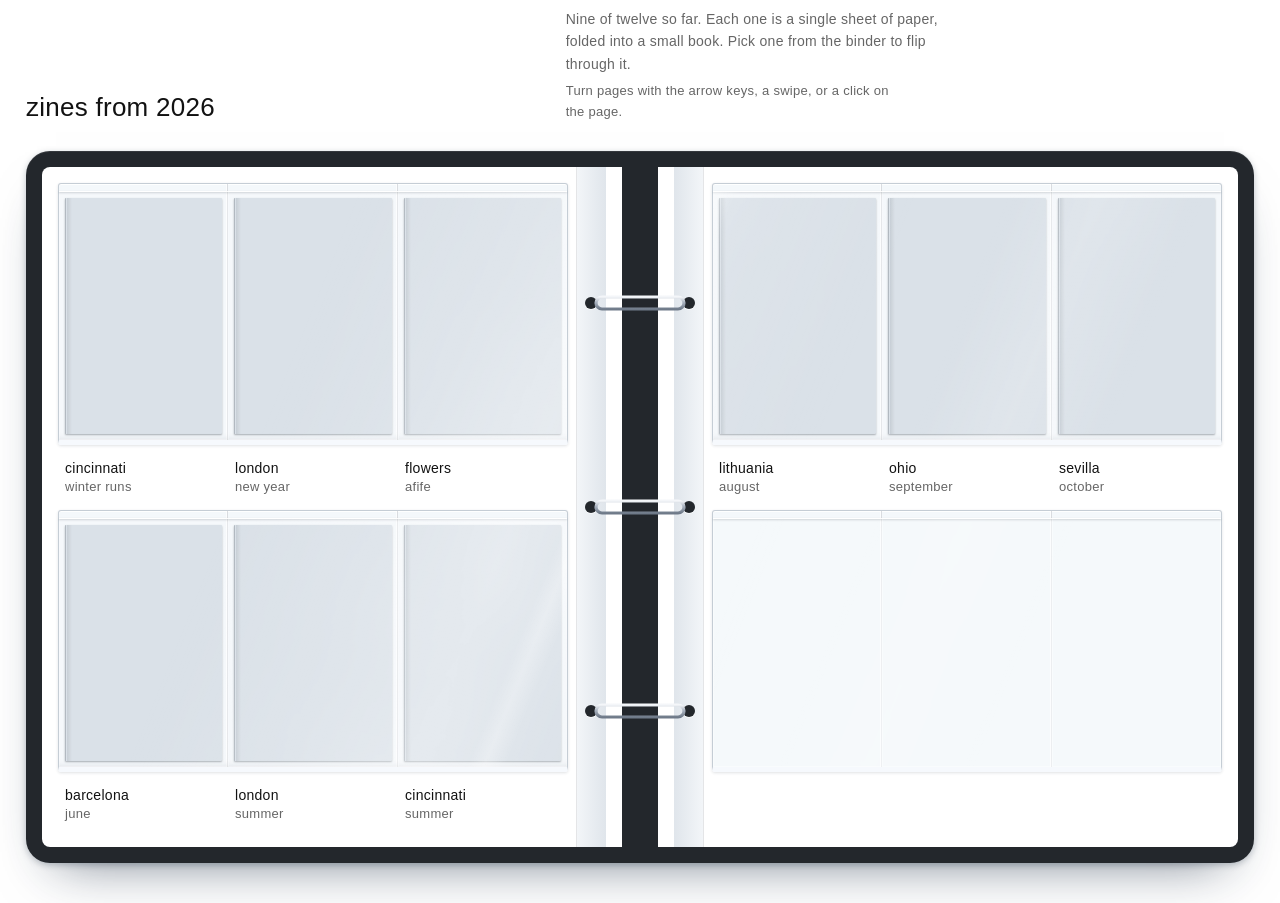
<file: index.html>
<!DOCTYPE html>
<html lang="en">
<head>
<meta charset="utf-8">
<meta name="viewport" content="width=device-width, initial-scale=1">
<title>Zine binder</title>
<link rel="stylesheet" href="binder.css">
</head>
<body>
<div id="zb-app">
  <div class="zb-layout">
    <header class="zb-intro">
      <h1>Zines from 2026</h1>
      <p id="zb-lede"></p>
      <p class="zb-hint">Turn pages with the arrow keys, a swipe, or a click on the page.</p>
    </header>
    <main>
      <svg width="0" height="0" style="position:absolute" aria-hidden="true"><defs><linearGradient id="zb-metal" x1="0" y1="0" x2="0" y2="1"><stop offset="0" stop-color="#f4f6f9"/><stop offset=".45" stop-color="#aab3c0"/><stop offset="1" stop-color="#6f7a89"/></linearGradient></defs></svg>
      <div class="zb-binder" id="zb-binder"><div class="zb-spread" id="zb-spread"></div></div>
    </main>
  </div>
</div>
<script src="zines.js"></script>
<script src="binder.js"></script>
</body>
</html>
</file>
<file: binder.css>
/* Zine binder. Everything is scoped under #zb-app so it can sit inside a Squarespace embed. */
#zb-app{
  /* Matches migsousa.com: white page, #121212 headings, #666 body, lowercase labels, muted slate-blue accent from the zine maker */
  --paper:#fff;
  --veil:#fff;
  --ink:#121212;
  --text:#666;
  --line:#e4e5e7;
  --accent:#7c8797;
  --accent-ring:#5d6a7c;
  --cover:oklch(27% 0.012 255);
  --ease:cubic-bezier(.2,.8,.2,1);
  --flip:680ms;
  font-family:proxima-nova,"Proxima Nova","Helvetica Neue",Helvetica,Arial,sans-serif;
  font-weight:400; color:var(--text); background:var(--paper);
  font-size:14px; line-height:1.6; letter-spacing:.02em; -webkit-font-smoothing:antialiased;
  font-variant-numeric:tabular-nums; box-sizing:border-box;
}
#zb-app *, #zb-app *::before, #zb-app *::after{ box-sizing:inherit; }
#zb-app button{ font:inherit; color:inherit; cursor:pointer; }
#zb-app ul{ list-style:none; margin:0; padding:0; }
body:has(#zb-app){ margin:0; background:#fff; }
#zb-app :focus-visible{ outline:2px solid var(--accent-ring); outline-offset:3px; }

/* One light source across the whole binder: --gx is the highlight position, eased so it follows the pointer smoothly. */
@property --gx{ syntax:'<percentage>'; inherits:true; initial-value:42%; }

/* Page layout: intro above, open binder below */
#zb-app .zb-layout{ max-width:1240px; margin:0 auto; padding:8px 6px 40px; }
#zb-app .zb-intro{ display:grid; gap:6px 48px; margin-bottom:28px; }
#zb-app .zb-intro h1{ margin:0; font-size:26px; line-height:1.2; font-weight:500; color:var(--ink); letter-spacing:.01em; text-transform:lowercase; }
#zb-app .zb-intro p{ margin:0; max-width:52ch; text-wrap:pretty; }
#zb-app .zb-intro .zb-hint{ font-size:13px; }
@media (min-width:900px){
  #zb-app .zb-intro{ grid-template-columns:minmax(0,1fr) minmax(0,1.4fr); align-items:end; }
  #zb-app .zb-intro h1{ grid-row:1 / span 2; }
}

/* Binder: dark cover, two facing sheets, rings down the middle */
#zb-app .zb-binder{ position:relative; background:var(--cover); border-radius:24px; padding:16px; --gx:42%;
  transition:--gx .7s cubic-bezier(.2,.8,.2,1);
  box-shadow:0 1px 0 oklch(100% 0 0 / .08) inset, 0 28px 52px -30px oklch(25% 0.05 255 / .6), 0 2px 6px oklch(25% 0.05 255 / .25); }
#zb-app .zb-spread{ display:grid; grid-template-columns:minmax(0,1fr) 36px minmax(0,1fr); align-items:stretch; }
#zb-app .zb-sheet{ position:relative; display:flex; background:var(--paper); padding:16px 16px 16px 16px; }
#zb-app .zb-sheet.l{ border-radius:8px 0 0 8px; flex-direction:row-reverse; }
#zb-app .zb-sheet.r{ border-radius:0 8px 8px 0; }
#zb-app .zb-sheet.l{ grid-column:1; } #zb-app .zb-sheet.r{ grid-column:3; }
#zb-app .zb-pages{ flex:1; min-width:0; display:flex; flex-direction:column; gap:6px; }
#zb-app .zb-margin{ position:relative; flex:none; width:30px; margin-top:-16px; margin-bottom:-16px; }
#zb-app .zb-sheet.l .zb-margin{ margin-left:8px; } #zb-app .zb-sheet.r .zb-margin{ margin-right:8px; }
#zb-app .zb-margin::before{ content:""; position:absolute; top:0; bottom:0; width:100%;
  background:linear-gradient(var(--edge-dir), oklch(92% 0.01 250), oklch(97% 0.005 250)); }
#zb-app .zb-sheet.l{ --edge-dir:to left; } #zb-app .zb-sheet.r{ --edge-dir:to right; }
#zb-app .zb-sheet.l .zb-margin::before{ right:0; border-left:1px solid var(--line); }
#zb-app .zb-sheet.r .zb-margin::before{ left:0; border-right:1px solid var(--line); }
#zb-app .zb-spine{ grid-column:2; position:relative; background:var(--cover); }
#zb-app .zb-hole{ position:absolute; left:50%; width:12px; height:12px; margin-left:-6px; border-radius:50%; background:var(--cover); box-shadow:0 1px 0 oklch(100% 0 0 / .6); }
#zb-app .zb-ring{ position:absolute; z-index:5; pointer-events:none; }
#zb-app .zb-spine .zb-ring{ left:50%; width:92px; height:18px; margin-left:-46px; }
#zb-app .zb-ring.m{ display:none; }

/* Plastic: each row of pockets is one welded strip */
#zb-app .zb-plastic{ position:relative; display:grid; grid-template-columns:repeat(var(--cols),minmax(0,1fr)); border-radius:3px;
  background:oklch(95.5% 0.012 245 / .5); border:1px solid oklch(62% 0.03 250 / .38); border-bottom:5px solid oklch(98.5% 0.006 250 / .95);
  box-shadow:0 1px 0 oklch(100% 0 0 / .9) inset, 0 1px 3px oklch(30% 0.03 255 / .14); }
#zb-app .zb-slot{ position:relative; min-width:0; }
#zb-app .zb-slot + .zb-slot{ box-shadow:-1px 0 0 oklch(40% 0.03 255 / .18), -2px 0 0 oklch(100% 0 0 / .75); }
#zb-app .zb-slot:hover, #zb-app .zb-slot:focus-within, #zb-app .zb-slot.is-pulled{ z-index:3; }
#zb-app .zb-pocket{ display:block; width:100%; padding:0; border:0; background:none; text-align:left; }
#zb-app .zb-pocket:focus-visible{ outline:none; }
#zb-app .zb-pocket:focus-visible .zb-sleeve{ outline:2px solid var(--accent-ring); outline-offset:-2px; }
#zb-app .zb-sleeve{ position:relative; display:block; padding:14px 6px 6px; }
/* The front sheet of plastic starts a few px below the back sheet, leaving the opening edge visible */
#zb-app .zb-front{ position:absolute; left:0; right:0; bottom:0; top:7px; z-index:2; pointer-events:none;
  background:oklch(100% 0 0 / .06);
  box-shadow:inset 0 0 0 1px oklch(100% 0 0 / .30), inset 0 -6px 8px -8px oklch(25% 0.03 255 / .22); }
#zb-app .zb-front::before{ content:""; position:absolute; left:0; right:0; top:0; height:1px; background:oklch(100% 0 0 / .95); box-shadow:0 1px 2px oklch(25% 0.03 255 / .25); }
#zb-app .zb-front::after{ content:""; position:absolute; inset:0;
  background-image:
    linear-gradient(112deg, transparent calc(var(--gx) - 19%), oklch(100% 0 0 / .16) calc(var(--gx) - 9%), oklch(100% 0 0 / .40) var(--gx), oklch(100% 0 0 / .12) calc(var(--gx) + 8%), transparent calc(var(--gx) + 18%)),
    linear-gradient(112deg, transparent calc(var(--gx) + 3.5%), oklch(100% 0 0 / .34) calc(var(--gx) + 4.6%), transparent calc(var(--gx) + 6%)),
    linear-gradient(112deg, transparent calc(var(--gx) + 24%), oklch(100% 0 0 / .20) calc(var(--gx) + 30%), transparent calc(var(--gx) + 37%));
  background-size:var(--bw,100%) var(--bh,100%); background-repeat:no-repeat; background-position:calc(var(--ox,0px) * -1) calc(var(--oy,0px) * -1);
  -webkit-mask-image:url(plastic-noise.png); mask-image:url(plastic-noise.png);
  -webkit-mask-size:var(--bw,100%) var(--bh,100%); mask-size:var(--bw,100%) var(--bh,100%); -webkit-mask-repeat:no-repeat; mask-repeat:no-repeat;
  -webkit-mask-position:calc(var(--ox,0px) * -1) calc(var(--oy,0px) * -1); mask-position:calc(var(--ox,0px) * -1) calc(var(--oy,0px) * -1); }
/* Filled pockets bulge over the zine; empty pockets lie flat and catch a cleaner reflection */
#zb-app .zb-slot.is-empty .zb-front{ background:oklch(100% 0 0 / .10); box-shadow:inset 0 0 0 1px oklch(100% 0 0 / .45); }
#zb-app .zb-slot.is-empty .zb-front::after{ filter:contrast(1.25); }
#zb-app .zb-card{ position:relative; display:block; width:100%; aspect-ratio:2/3; border-radius:1px; overflow:hidden; z-index:1;
  background:oklch(90% 0.012 250); box-shadow:0 1px 2px oklch(25% 0.03 255 / .38);
  transition:transform 240ms var(--ease), box-shadow 240ms var(--ease); }
/* Folded edge on the spine side, plus a little gutter shade */
#zb-app .zb-card::after{ content:""; position:absolute; inset:0; pointer-events:none;
  background:linear-gradient(to right, oklch(20% 0.03 255 / .32) 0, transparent 1.5px), linear-gradient(to right, transparent 1.5px, oklch(20% 0.03 255 / .10) 2px, transparent 7px); }
#zb-app .zb-card img{ position:absolute; inset:0; width:100%; height:100%; object-fit:cover; display:block; opacity:0; transition:opacity .3s ease-out; }
#zb-app .zb-card img.is-loaded{ opacity:1; }
#zb-app .zb-slot.is-empty .zb-card{ background:none; box-shadow:none; } #zb-app .zb-slot.is-empty .zb-card::after{ display:none; }
@media (hover:hover){
  #zb-app .zb-pocket:hover .zb-card{ transform:translateY(-7%); box-shadow:0 8px 14px -6px oklch(25% 0.03 255 / .45); }
}
#zb-app .zb-pocket:focus-visible .zb-card{ transform:translateY(-7%); }
#zb-app .zb-slot.is-pulled .zb-card{ transform:translateY(-34%); box-shadow:0 14px 22px -8px oklch(25% 0.03 255 / .5); transition-duration:300ms; }
#zb-app .zb-slot.is-out .zb-card{ visibility:hidden; }
#zb-app .zb-labels{ display:grid; grid-template-columns:repeat(var(--cols),minmax(0,1fr)); margin-bottom:8px; }
#zb-app .zb-label{ margin:8px 0 0 7px; text-transform:lowercase; font-size:14px; line-height:1.3; min-height:2.6em; }
#zb-app .zb-label b{ display:block; font-weight:500; color:var(--ink); }
#zb-app .zb-label span{ color:var(--text); font-size:13px; }
#zb-app .zb-btn{ text-transform:lowercase; letter-spacing:.02em; display:inline-flex; align-items:center; justify-content:center; gap:8px; min-width:44px; height:44px; padding:0 14px;
  background:var(--paper); border:1px solid var(--line); border-radius:10px; color:var(--ink); transition:border-color .15s ease-out, background-color .15s ease-out; }
#zb-app .zb-btn:hover{ border-color:var(--accent); }
#zb-app .zb-btn:active{ background:oklch(95% 0.01 250); }
#zb-app .zb-btn:disabled{ opacity:.4; cursor:default; border-color:var(--line); }
#zb-app svg.zi{ width:20px; height:20px; fill:none; stroke:currentColor; stroke-width:1.5; stroke-linecap:round; stroke-linejoin:round; flex:none; }

/* Phone: sheets stack, rings move to the left edge of each sheet */
@media (max-width:899px){
  #zb-app .zb-binder{ padding:10px; border-radius:20px; } 
  #zb-app .zb-pages{ gap:4px; }
  #zb-app .zb-spread{ grid-template-columns:minmax(0,1fr); gap:10px; }
  #zb-app .zb-spine{ display:none; }
  #zb-app .zb-sheet.l, #zb-app .zb-sheet.r{ grid-column:1; flex-direction:row; border-radius:8px; padding:14px 12px 14px 12px; --edge-dir:to right; }
  #zb-app .zb-sheet.l .zb-margin, #zb-app .zb-sheet.r .zb-margin{ width:22px; margin:-14px 8px -14px 0; }
  #zb-app .zb-sheet.l .zb-margin::before, #zb-app .zb-sheet.r .zb-margin::before{ left:0; right:auto; border-left:0; border-right:1px solid var(--line); }
  #zb-app .zb-hole{ width:10px; height:10px; margin-left:-5px; }
  #zb-app .zb-ring.m{ display:block; left:-4px; width:40px; height:16px; }
}

/* Viewer */
#zb-app .zv{ position:fixed; inset:0; z-index:1000; display:grid; grid-template-rows:auto 1fr auto; overflow:hidden; touch-action:pan-y; }
#zb-app .zv-veil{ position:absolute; inset:0; background:var(--veil); }
#zb-app .zv-top, #zb-app .zv-bar{ position:relative; z-index:2; display:flex; align-items:center; justify-content:space-between; gap:16px; padding:14px 20px; }
#zb-app .zv-title{ margin:0; font-size:18px; font-weight:500; color:var(--ink); text-transform:lowercase; }
#zb-app .zv-title span{ font-weight:400; color:var(--text); margin-left:8px; }
#zb-app .zv-bar{ justify-content:center; padding-bottom:18px; }
#zb-app .zv-pos{ min-width:9.5em; text-align:center; margin:0; font-size:14px; color:var(--ink); text-transform:lowercase; }
#zb-app .zv-stage{ position:relative; z-index:1; display:flex; align-items:center; justify-content:center; min-height:0; }
#zb-app .zv-fly{ position:relative; will-change:transform; }
#zb-app .zv-book{ position:relative; width:calc(var(--pw) * 2); height:var(--ph); perspective:2600px; }
#zb-app .zv.is-single .zv-book{ width:var(--pw); }
#zb-app .zv-shift{ position:absolute; inset:0; transform-style:preserve-3d; transition:transform var(--flip) var(--ease); }
#zb-app .zv-book.at-start .zv-shift{ transform:translateX(calc(var(--pw) * -.5)); }
#zb-app .zv-book.at-end .zv-shift{ transform:translateX(calc(var(--pw) * .5)); }
#zb-app .zv.is-single .zv-book.at-start .zv-shift, #zb-app .zv.is-single .zv-book.at-end .zv-shift{ transform:none; }
#zb-app .zv-under{ position:absolute; top:0; height:100%; width:50%; border-radius:2px; background:oklch(92% 0.01 250); transition:opacity var(--flip) var(--ease);
  box-shadow:0 28px 44px -22px oklch(25% 0.04 255 / .5), 0 3px 8px oklch(25% 0.04 255 / .18); }
#zb-app .zv-under.l{ left:0; } #zb-app .zv-under.r{ left:50%; }
#zb-app .zv.is-single .zv-under.r{ left:0; width:100%; } #zb-app .zv.is-single .zv-under.l{ display:none; }
#zb-app .zv-book.at-start .zv-under.l, #zb-app .zv-book.at-end .zv-under.r{ opacity:0; }
#zb-app .zv-leaf{ position:absolute; top:0; left:50%; width:50%; height:100%; transform-origin:left center; transform-style:preserve-3d;
  transform:translateZ(var(--tz,0px)) rotateY(0deg); transition:transform var(--flip) var(--ease); }
#zb-app .zv.is-single .zv-leaf{ left:0; width:100%; }
#zb-app .zv-leaf.is-flipped{ transform:translateZ(var(--tz,0px)) rotateY(-180deg); }
#zb-app .zv-face{ position:absolute; inset:0; overflow:hidden; backface-visibility:hidden; -webkit-backface-visibility:hidden; background:oklch(90% 0.012 250); }
#zb-app .zv-face.back{ transform:rotateY(180deg); }
#zb-app .zv-face img{ width:100%; height:100%; object-fit:cover; display:block; user-select:none; -webkit-user-drag:none; opacity:0; transition:opacity .3s ease-out; }
#zb-app .zv-face img.is-loaded{ opacity:1; }
#zb-app .zv-face::after{ content:""; position:absolute; inset:0; pointer-events:none;
  background:linear-gradient(to right, oklch(25% 0.04 255 / .20), oklch(25% 0.04 255 / 0) 9%); }
#zb-app .zv-face.back::after{ background:linear-gradient(to left, oklch(25% 0.04 255 / .20), oklch(25% 0.04 255 / 0) 9%); }
#zb-app .zv-face.front{ cursor:e-resize; } #zb-app .zv-face.back{ cursor:w-resize; }

@media (prefers-reduced-motion:reduce){
  #zb-app{ --flip:1ms; }
  #zb-app .zb-card, #zb-app .zv-shift, #zb-app .zv-leaf, #zb-app .zv-under, #zb-app .zb-card img, #zb-app .zv-face img{ transition-duration:1ms !important; }
}
</file>
